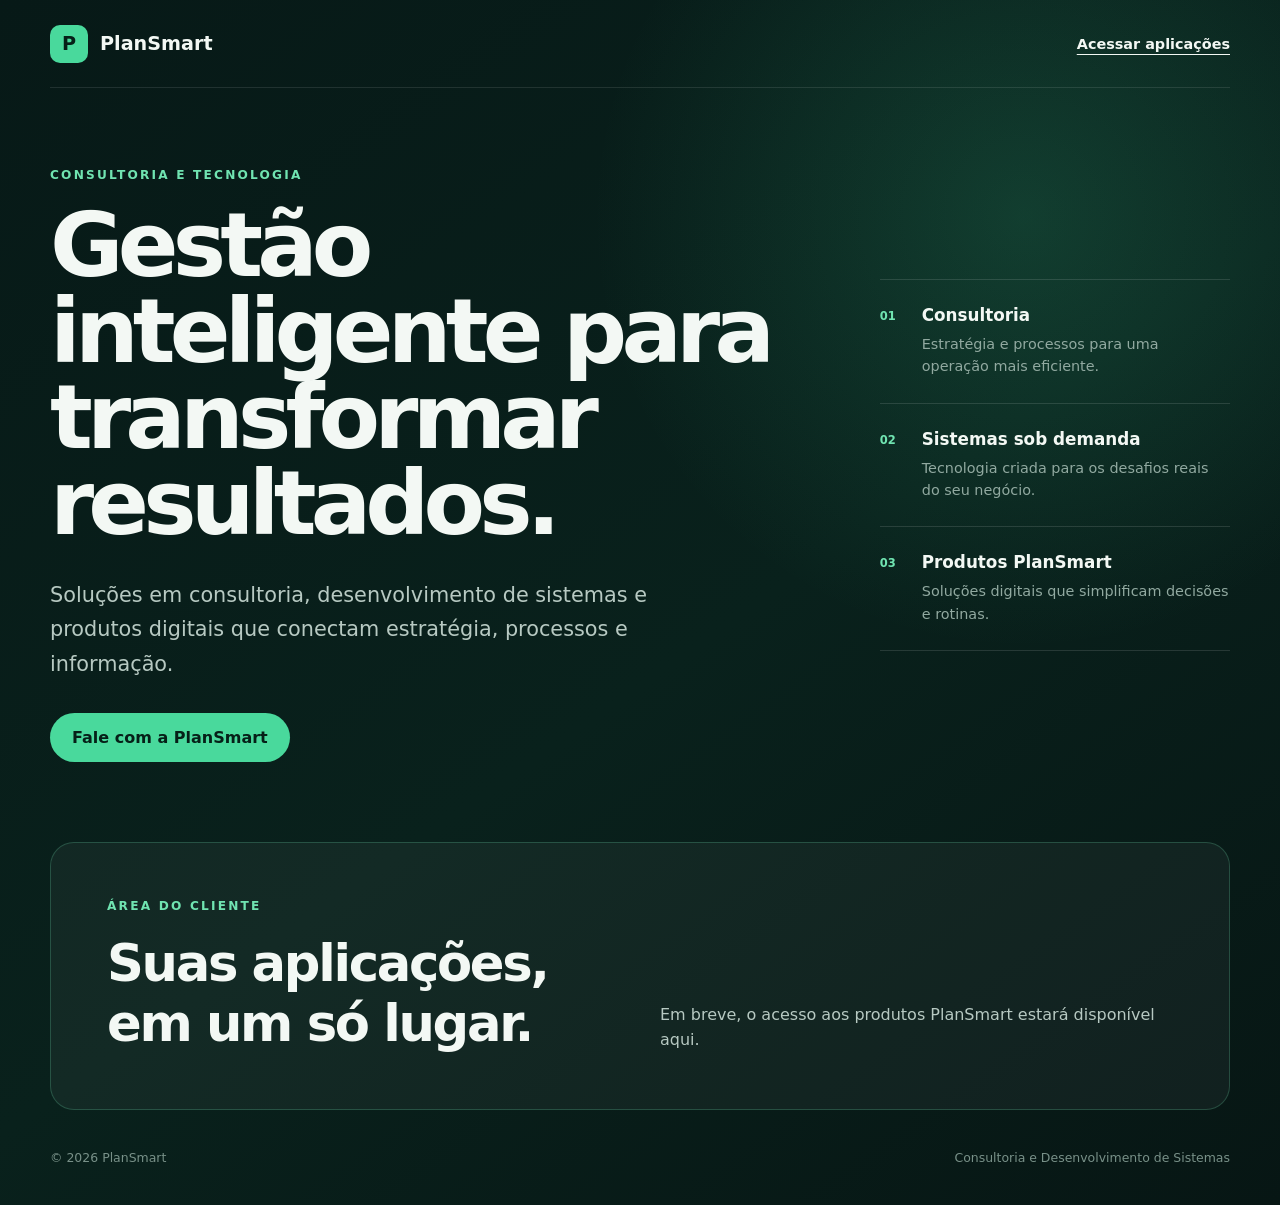
<file: index.html>
<!doctype html>
<html lang="pt-BR">
  <head>
    <meta charset="UTF-8" />
    <meta name="viewport" content="width=device-width, initial-scale=1.0" />
    <meta name="description" content="PlanSmart — consultoria e tecnologia para uma gestão mais inteligente." />
    <title>PlanSmart | Gestão inteligente</title>
    <link rel="stylesheet" href="styles.css" />
  </head>
  <body>
    <header class="site-header">
      <a class="brand" href="#inicio" aria-label="PlanSmart — início">
        <span class="brand-mark" aria-hidden="true">P</span>
        <span>PlanSmart</span>
      </a>
      <a class="login-link" href="#acesso">Acessar aplicações</a>
    </header>

    <main id="inicio">
      <section class="hero" aria-labelledby="hero-title">
        <div class="hero-copy">
          <p class="eyebrow">Consultoria e tecnologia</p>
          <h1 id="hero-title">Gestão inteligente para transformar resultados.</h1>
          <p class="intro">
            Soluções em consultoria, desenvolvimento de sistemas e produtos digitais
            que conectam estratégia, processos e informação.
          </p>
          <a class="primary-action" href="mailto:contato@plansmart.com.br">Fale com a PlanSmart</a>
        </div>

        <div class="services" aria-label="Áreas de atuação">
          <article>
            <span>01</span>
            <h2>Consultoria</h2>
            <p>Estratégia e processos para uma operação mais eficiente.</p>
          </article>
          <article>
            <span>02</span>
            <h2>Sistemas sob demanda</h2>
            <p>Tecnologia criada para os desafios reais do seu negócio.</p>
          </article>
          <article>
            <span>03</span>
            <h2>Produtos PlanSmart</h2>
            <p>Soluções digitais que simplificam decisões e rotinas.</p>
          </article>
        </div>
      </section>

      <section class="access" id="acesso" aria-labelledby="access-title">
        <div>
          <p class="eyebrow">Área do cliente</p>
          <h2 id="access-title">Suas aplicações, em um só lugar.</h2>
        </div>
        <p>Em breve, o acesso aos produtos PlanSmart estará disponível aqui.</p>
      </section>
    </main>

    <footer>
      <span>© 2026 PlanSmart</span>
      <span>Consultoria e Desenvolvimento de Sistemas</span>
    </footer>
  </body>
</html>
</file>
<file: styles.css>
:root {
  color-scheme: dark;
  font-family: Inter, ui-sans-serif, system-ui, -apple-system, BlinkMacSystemFont, "Segoe UI", sans-serif;
  background: #071917;
  color: #f3f8f4;
  font-synthesis: none;
}

* { box-sizing: border-box; }

html { scroll-behavior: smooth; }

body {
  min-width: 320px;
  min-height: 100vh;
  margin: 0;
  background:
    radial-gradient(circle at 80% 18%, rgba(64, 211, 149, 0.17), transparent 27rem),
    linear-gradient(145deg, #071917 0%, #09211c 54%, #071614 100%);
}

a { color: inherit; }

.site-header,
.hero,
.access,
footer {
  width: min(1180px, calc(100% - 48px));
  margin-inline: auto;
}

.site-header {
  display: flex;
  align-items: center;
  justify-content: space-between;
  min-height: 88px;
  border-bottom: 1px solid rgba(255, 255, 255, 0.1);
}

.brand {
  display: inline-flex;
  align-items: center;
  gap: 12px;
  font-size: 1.2rem;
  font-weight: 750;
  text-decoration: none;
}

.brand-mark {
  display: grid;
  width: 38px;
  height: 38px;
  place-items: center;
  border-radius: 10px;
  background: #49d99c;
  color: #062018;
}

.login-link {
  font-size: 0.9rem;
  font-weight: 700;
  text-underline-offset: 5px;
}

.hero {
  display: grid;
  grid-template-columns: minmax(0, 1.35fr) minmax(280px, 0.65fr);
  gap: clamp(48px, 8vw, 120px);
  align-items: center;
  min-height: 680px;
  padding-block: 80px;
}

.eyebrow {
  margin: 0 0 20px;
  color: #70e4b1;
  font-size: 0.76rem;
  font-weight: 800;
  letter-spacing: 0.18em;
  text-transform: uppercase;
}

h1 {
  max-width: 760px;
  margin: 0;
  font-size: clamp(3rem, 7vw, 6.7rem);
  line-height: 0.96;
  letter-spacing: -0.065em;
}

.intro {
  max-width: 640px;
  margin: 32px 0;
  color: #b7c9c2;
  font-size: clamp(1.05rem, 2vw, 1.3rem);
  line-height: 1.65;
}

.primary-action {
  display: inline-flex;
  padding: 15px 22px;
  border-radius: 999px;
  background: #49d99c;
  color: #062018;
  font-weight: 800;
  text-decoration: none;
}

.services { border-top: 1px solid rgba(255, 255, 255, 0.12); }

.services article {
  position: relative;
  padding: 25px 0 25px 42px;
  border-bottom: 1px solid rgba(255, 255, 255, 0.12);
}

.services span {
  position: absolute;
  left: 0;
  top: 29px;
  color: #70e4b1;
  font-size: 0.72rem;
  font-weight: 800;
}

.services h2 { margin: 0 0 8px; font-size: 1.05rem; }
.services p { margin: 0; color: #91a9a0; font-size: 0.9rem; line-height: 1.55; }

.access {
  display: grid;
  grid-template-columns: 1fr 1fr;
  gap: 40px;
  padding: 56px;
  border: 1px solid rgba(112, 228, 177, 0.22);
  border-radius: 24px;
  background: rgba(255, 255, 255, 0.045);
}

.access h2 { margin: 0; font-size: clamp(1.8rem, 4vw, 3.3rem); letter-spacing: -0.045em; }
.access > p { align-self: end; margin: 0; color: #b7c9c2; line-height: 1.6; }

footer {
  display: flex;
  justify-content: space-between;
  gap: 24px;
  padding-block: 40px;
  color: #789088;
  font-size: 0.78rem;
}

@media (max-width: 760px) {
  .site-header, .hero, .access, footer { width: min(100% - 32px, 1180px); }
  .site-header { min-height: 72px; }
  .login-link { font-size: 0.78rem; }
  .hero { grid-template-columns: 1fr; min-height: auto; padding-block: 70px; }
  h1 { font-size: clamp(3rem, 16vw, 5.2rem); }
  .access { grid-template-columns: 1fr; padding: 32px 24px; }
  footer { flex-direction: column; }
}

@media (prefers-reduced-motion: no-preference) {
  .primary-action { transition: transform 160ms ease, background 160ms ease; }
  .primary-action:hover { transform: translateY(-2px); background: #76edba; }
}
</file>
